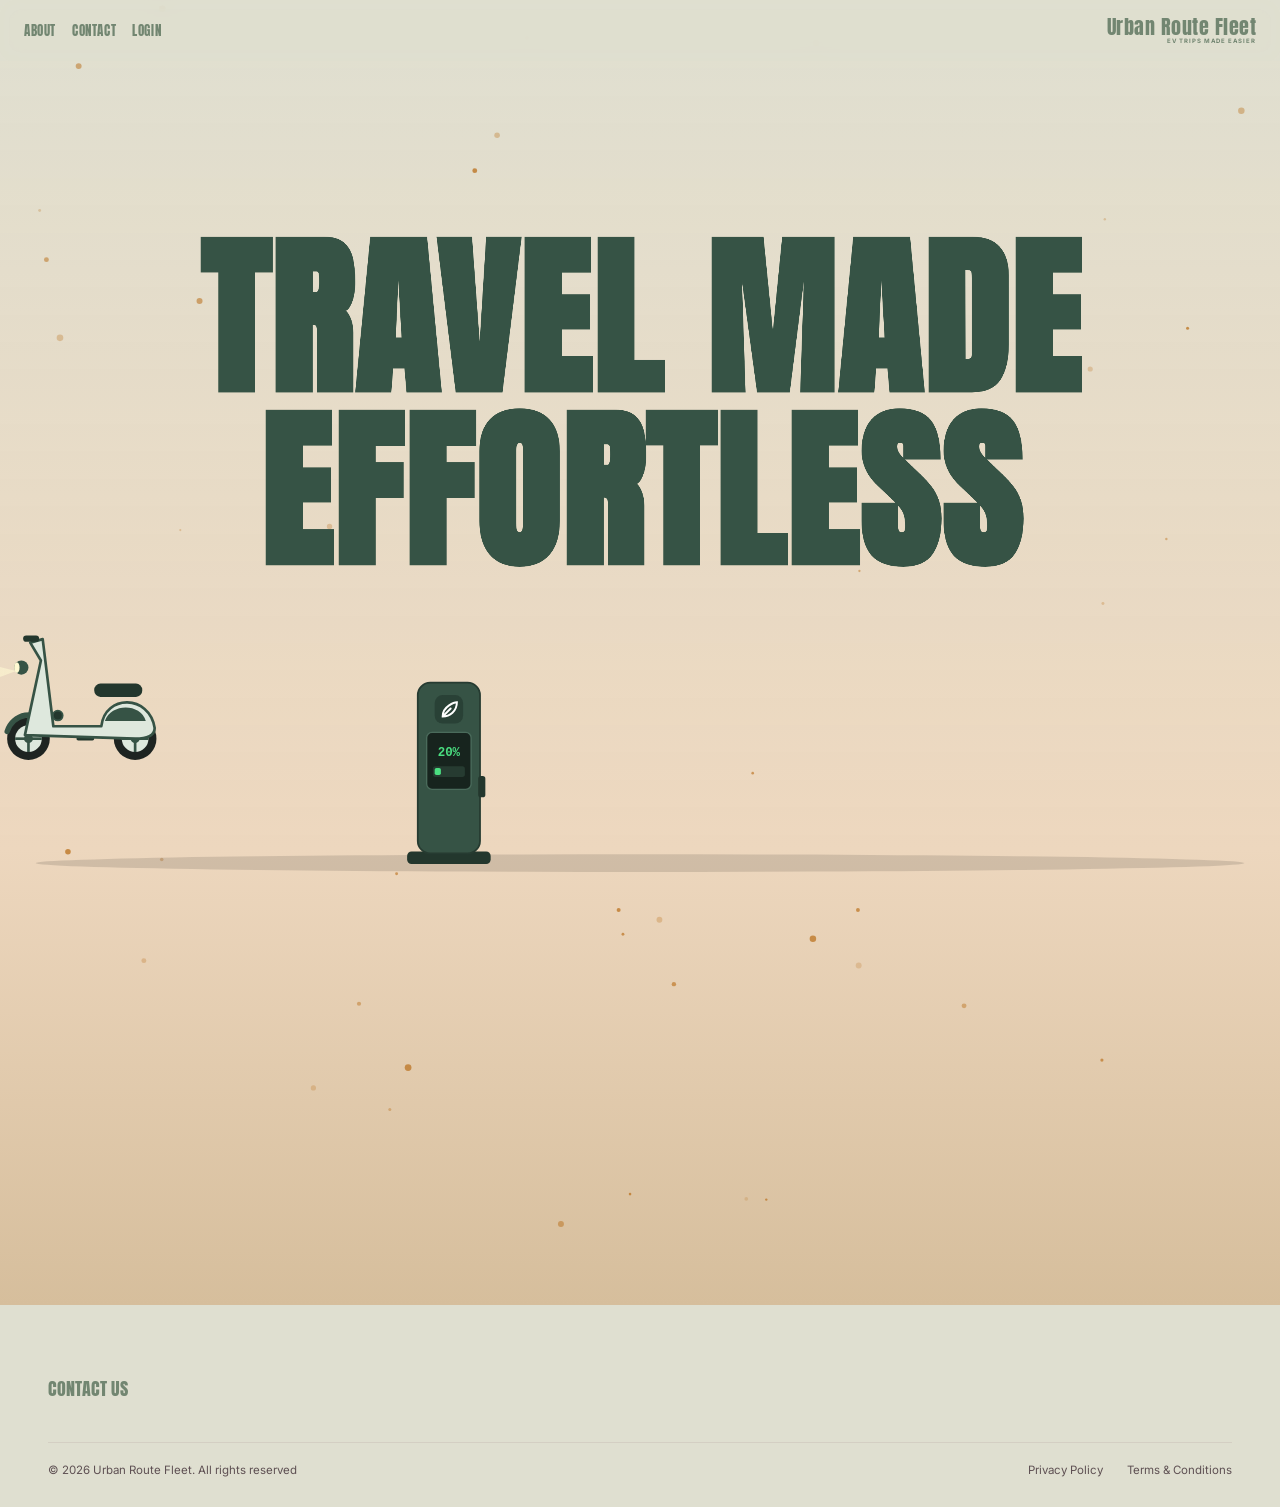
<file: index.html>
<!DOCTYPE html>
<html lang="en">
<head>
  <meta charset="UTF-8">
  <meta name="viewport" content="width=device-width, initial-scale=1.0">
  <title>Urban-Route-Fleet</title>
  <link rel="preconnect" href="https://fonts.googleapis.com">
  <link rel="preconnect" href="https://fonts.gstatic.com" crossorigin>
  <link href="https://fonts.googleapis.com/css2?family=Anton&family=Inter:wght@400;500;600;700&display=swap" rel="stylesheet">
  <link rel="stylesheet" href="about.css">
</head>
<body>

  <!-- PAGE LOADER WITH LIVE PERCENTAGE -->
  <div class="page-loader" id="pageLoader">
    <div class="loader-logo">Urban Route Fleet</div>
    <div class="loader-percent" id="loaderPercent">0%</div>
  </div>

  <!-- NAVIGATION -->
  <header class="navbar" id="navbar">
    <div class="nav-left">
      <a href="#about" class="nav-link">ABOUT</a>
      <a href="#contact-us" class="nav-link">CONTACT</a>
      <a href="login.html" class="nav-link">LOGIN</a>
    </div>

    <div class="logo">
      Urban Route Fleet
      <span>EV TRIPS MADE EASIER</span>
    </div>
  </header>

  <!-- HERO SECTION WITH INTERACTIVE POLLEN CANVAS -->
  <section class="hero observe-me" id="heroSection">
    <canvas id="pollenCanvas"></canvas>

    <h1 class="hero-title velocity-skew zoom-text" id="heroTitle">
      <span class="reveal-mask"><span class="reveal-line delay-1">TRAVEL MADE</span></span>
      <span class="reveal-mask"><span class="reveal-line delay-2">EFFORTLESS</span></span>
    </h1>

    <div class="ev-animation-stage">
      <svg viewBox="0 0 1440 320" class="ev-scene-svg" xmlns="http://www.w3.org/2000/svg">
        <defs>
          <linearGradient id="beamGrad" x1="1" y1="0.5" x2="0" y2="0.5">
            <stop offset="0%" stop-color="#FFF9D2" stop-opacity="0.65" />
            <stop offset="100%" stop-color="#FFF9D2" stop-opacity="0" />
          </linearGradient>
          <filter id="energyGlow" x="-20%" y="-20%" width="140%" height="140%">
            <feGaussianBlur stdDeviation="3.5" result="blur" />
            <feComposite in="SourceGraphic" in2="blur" operator="over" />
          </filter>
        </defs>

        <ellipse cx="720" cy="278" rx="680" ry="10" fill="rgba(0, 0, 0, 0.12)" />

        <!-- CHARGING STATION -->
        <g class="charging-station" transform="translate(470, 75)">
          <rect x="-12" y="190" width="94" height="14" rx="5" fill="#23372D" />
          <rect x="0" y="0" width="70" height="192" rx="14" fill="#365345" stroke="#263B31" stroke-width="2" />
          <rect x="19" y="14" width="32" height="32" rx="9" fill="#294136" />
          <path d="M28 38 C28 26, 42 22, 44 22 C44 32, 36 38, 28 38 Z M28 38 L37 29" stroke="#FFFFFF" stroke-width="2.2" fill="none" stroke-linecap="round" />
          <rect x="10" y="56" width="50" height="64" rx="6" fill="#17241E" stroke="#4A6B5B" stroke-width="1.5" />
          <text id="ev-battery-pct" x="35" y="82" fill="#4ADE80" font-family="monospace" font-size="14" font-weight="bold" text-anchor="middle">20%</text>
          <rect x="17" y="94" width="36" height="12" rx="3" fill="#263B31" />
          <rect class="battery-fill-bar" x="19" y="96" width="7" height="8" rx="2" fill="#4ADE80" />
          <rect x="68" y="105" width="8" height="24" rx="3" fill="#23372D" />
        </g>

        <path class="charging-cable-base" d="M 544 192 C 570 250, 615 250, 645 227" fill="none" stroke="#23372D" stroke-width="5" stroke-linecap="round" />
        <path class="charging-cable-pulse" d="M 544 192 C 570 250, 615 250, 645 227" fill="none" stroke="#4ADE80" stroke-width="4" stroke-linecap="round" stroke-dasharray="8 14" filter="url(#energyGlow)" />

        <g class="scooty-mover">
          <g class="scooty-chassis">
            <polygon class="scooty-beam" points="18,62 -115,28 -115,110" fill="url(#beamGrad)" />
            <line class="scooty-kickstand" x1="88" y1="138" x2="104" y2="138" stroke="#23372D" stroke-width="4" stroke-linecap="round" />
            
            <g transform="translate(152, 138)">
              <g class="scooty-wheel">
                <circle r="24" fill="#1E2421" />
                <circle r="15" fill="#DEE8DD" />
                <line x1="-15" y1="0" x2="15" y2="0" stroke="#365345" stroke-width="3" />
                <line x1="0" y1="-15" x2="0" y2="15" stroke="#365345" stroke-width="3" />
                <circle r="5" fill="#365345" />
              </g>
            </g>

            <g transform="translate(32, 138)">
              <g class="scooty-wheel">
                <circle r="24" fill="#1E2421" />
                <circle r="15" fill="#DEE8DD" />
                <line x1="-15" y1="0" x2="15" y2="0" stroke="#365345" stroke-width="3" />
                <line x1="0" y1="-15" x2="0" y2="15" stroke="#365345" stroke-width="3" />
                <circle r="5" fill="#365345" />
              </g>
            </g>

            <path d="M 8 130 A 26 26 0 0 1 54 122" fill="none" stroke="#365345" stroke-width="6" stroke-linecap="round" />
            <path d="M 28 134 L 46 50 L 34 30 L 48 26 L 60 124 L 114 124 C 118 88, 168 88, 174 126 C 174 136, 164 138, 152 138 Z" fill="#DEE8DD" stroke="#365345" stroke-width="3" stroke-linejoin="round" />
            <path d="M 118 118 C 125 98, 158 98, 164 118 Z" fill="#365345" />
            <rect x="106" y="76" width="54" height="15" rx="7" fill="#23372D" />
            <rect x="26" y="22" width="18" height="7" rx="3.5" fill="#23372D" />
            <circle cx="24" cy="58" r="8" fill="#365345" />
            <ellipse cx="19" cy="58" rx="3" ry="6" fill="#FFF9D2" />
            <circle class="scooty-port" cx="65" cy="112" r="5.5" fill="#23372D" stroke="#365345" stroke-width="2" />
          </g>
        </g>
      </svg>
    </div>
  </section>



  <!-- FOOTER -->
  <footer class="footer observe-me">
    <div class="footer-top">
      <a href="https://mail.google.com/mail/?view=cm&fs=1&to=helpline.urbanroutefleet@gmail.com" target="_blank" rel="noopener noreferrer">CONTACT US</a>
    </div>
    <div class="footer-bottom">
      <div>© 2026 Urban Route Fleet. All rights reserved</div>
      <div class="footer-bottom-links">
        <a href="#">Privacy Policy</a>
        <a href="#">Terms & Conditions</a>
      </div>
    </div>
  </footer>

  <script src="about.js"></script>
</body>
</html>
</file>
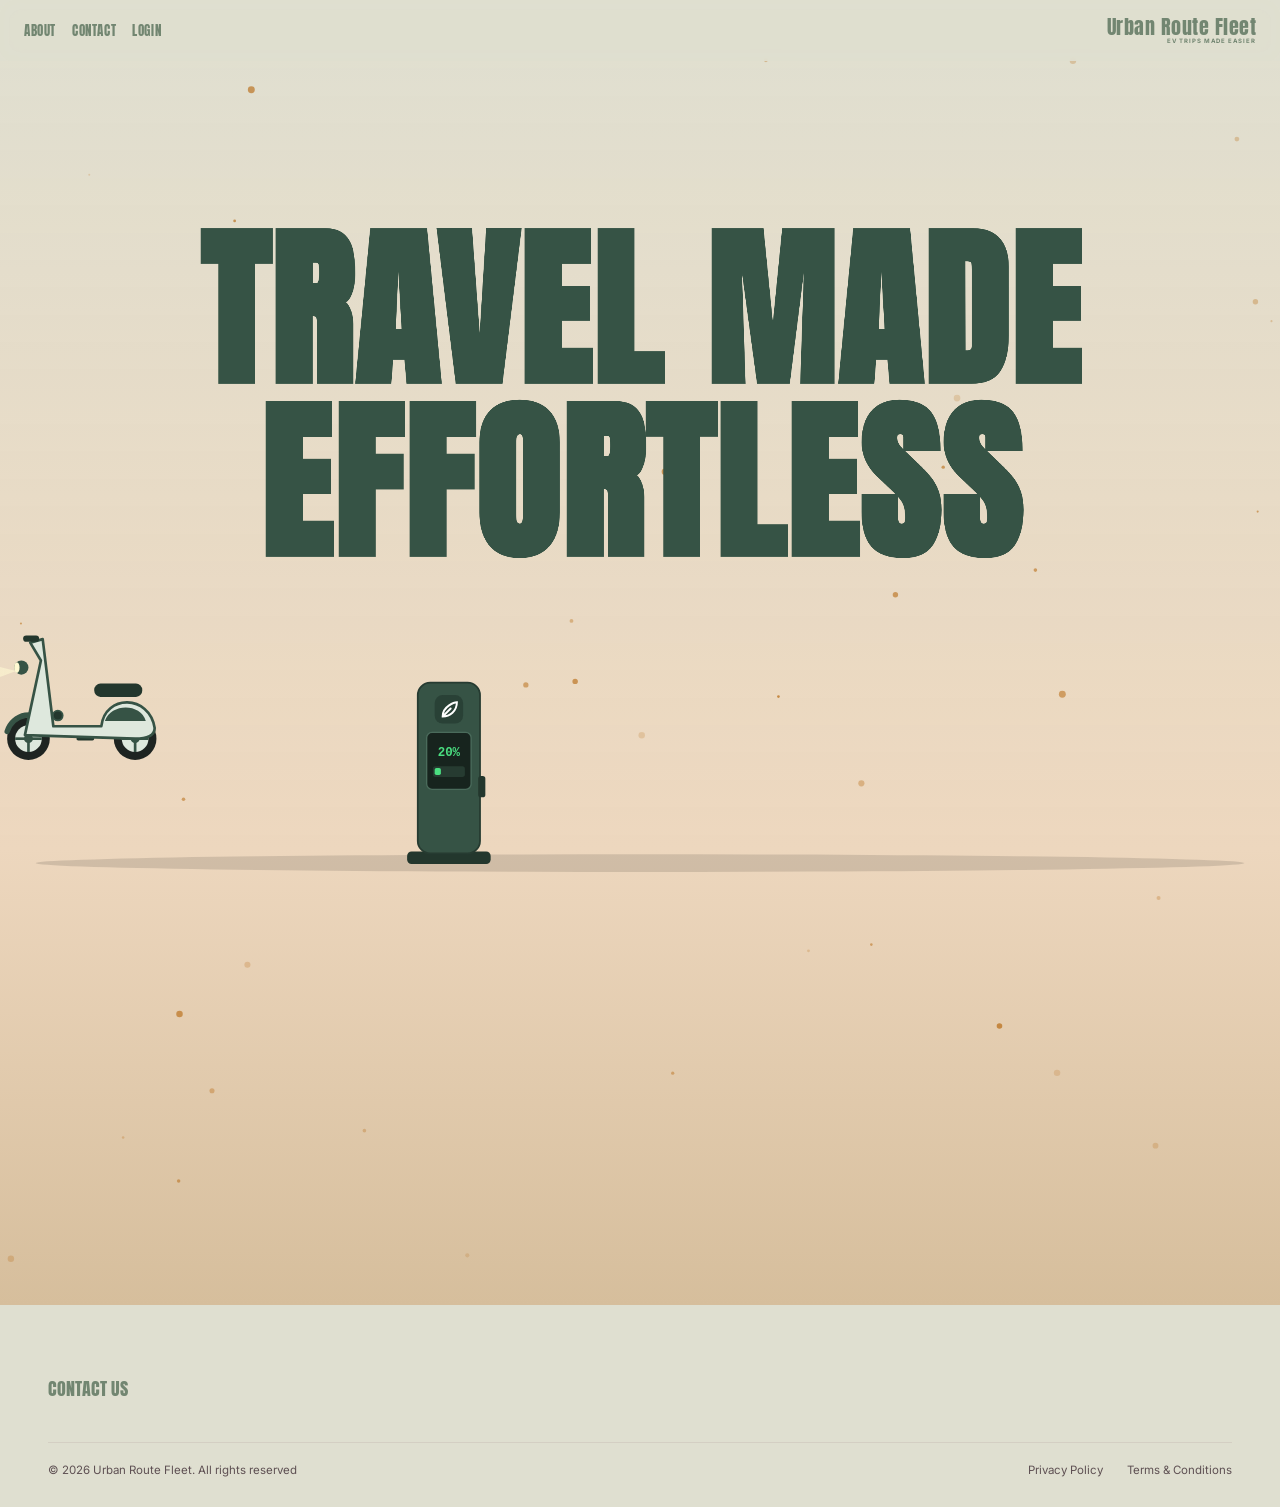
<file: about.html>
<!DOCTYPE html>
<html lang="en">
<head>
  <meta charset="UTF-8">
  <meta name="viewport" content="width=device-width, initial-scale=1.0">
  <title>Urban-Route-Fleet</title>
  <link rel="preconnect" href="https://fonts.googleapis.com">
  <link rel="preconnect" href="https://fonts.gstatic.com" crossorigin>
  <link href="https://fonts.googleapis.com/css2?family=Anton&family=Inter:wght@400;500;600;700&display=swap" rel="stylesheet">
  <link rel="stylesheet" href="about.css">
</head>
<body>

  <!-- PAGE LOADER WITH LIVE PERCENTAGE -->
  <div class="page-loader" id="pageLoader">
    <div class="loader-logo">Urban Route Fleet</div>
    <div class="loader-percent" id="loaderPercent">0%</div>
  </div>

  <!-- NAVIGATION -->
  <header class="navbar" id="navbar">
    <div class="nav-left">
      <a href="#about" class="nav-link">ABOUT</a>
      <a href="#contact-us" class="nav-link">CONTACT</a>
      <a href="login.html" class="nav-link">LOGIN</a>
    </div>

    <div class="logo">
      Urban Route Fleet
      <span>EV TRIPS MADE EASIER</span>
    </div>
  </header>

  <!-- HERO SECTION WITH INTERACTIVE POLLEN CANVAS -->
  <section class="hero observe-me" id="heroSection">
    <canvas id="pollenCanvas"></canvas>

    <h1 class="hero-title velocity-skew zoom-text" id="heroTitle">
      <span class="reveal-mask"><span class="reveal-line delay-1">TRAVEL MADE</span></span>
      <span class="reveal-mask"><span class="reveal-line delay-2">EFFORTLESS</span></span>
    </h1>

    <div class="ev-animation-stage">
      <svg viewBox="0 0 1440 320" class="ev-scene-svg" xmlns="http://www.w3.org/2000/svg">
        <defs>
          <linearGradient id="beamGrad" x1="1" y1="0.5" x2="0" y2="0.5">
            <stop offset="0%" stop-color="#FFF9D2" stop-opacity="0.65" />
            <stop offset="100%" stop-color="#FFF9D2" stop-opacity="0" />
          </linearGradient>
          <filter id="energyGlow" x="-20%" y="-20%" width="140%" height="140%">
            <feGaussianBlur stdDeviation="3.5" result="blur" />
            <feComposite in="SourceGraphic" in2="blur" operator="over" />
          </filter>
        </defs>

        <ellipse cx="720" cy="278" rx="680" ry="10" fill="rgba(0, 0, 0, 0.12)" />

        <!-- CHARGING STATION -->
        <g class="charging-station" transform="translate(470, 75)">
          <rect x="-12" y="190" width="94" height="14" rx="5" fill="#23372D" />
          <rect x="0" y="0" width="70" height="192" rx="14" fill="#365345" stroke="#263B31" stroke-width="2" />
          <rect x="19" y="14" width="32" height="32" rx="9" fill="#294136" />
          <path d="M28 38 C28 26, 42 22, 44 22 C44 32, 36 38, 28 38 Z M28 38 L37 29" stroke="#FFFFFF" stroke-width="2.2" fill="none" stroke-linecap="round" />
          <rect x="10" y="56" width="50" height="64" rx="6" fill="#17241E" stroke="#4A6B5B" stroke-width="1.5" />
          <text id="ev-battery-pct" x="35" y="82" fill="#4ADE80" font-family="monospace" font-size="14" font-weight="bold" text-anchor="middle">20%</text>
          <rect x="17" y="94" width="36" height="12" rx="3" fill="#263B31" />
          <rect class="battery-fill-bar" x="19" y="96" width="7" height="8" rx="2" fill="#4ADE80" />
          <rect x="68" y="105" width="8" height="24" rx="3" fill="#23372D" />
        </g>

        <path class="charging-cable-base" d="M 544 192 C 570 250, 615 250, 645 227" fill="none" stroke="#23372D" stroke-width="5" stroke-linecap="round" />
        <path class="charging-cable-pulse" d="M 544 192 C 570 250, 615 250, 645 227" fill="none" stroke="#4ADE80" stroke-width="4" stroke-linecap="round" stroke-dasharray="8 14" filter="url(#energyGlow)" />

        <g class="scooty-mover">
          <g class="scooty-chassis">
            <polygon class="scooty-beam" points="18,62 -115,28 -115,110" fill="url(#beamGrad)" />
            <line class="scooty-kickstand" x1="88" y1="138" x2="104" y2="138" stroke="#23372D" stroke-width="4" stroke-linecap="round" />
            
            <g transform="translate(152, 138)">
              <g class="scooty-wheel">
                <circle r="24" fill="#1E2421" />
                <circle r="15" fill="#DEE8DD" />
                <line x1="-15" y1="0" x2="15" y2="0" stroke="#365345" stroke-width="3" />
                <line x1="0" y1="-15" x2="0" y2="15" stroke="#365345" stroke-width="3" />
                <circle r="5" fill="#365345" />
              </g>
            </g>

            <g transform="translate(32, 138)">
              <g class="scooty-wheel">
                <circle r="24" fill="#1E2421" />
                <circle r="15" fill="#DEE8DD" />
                <line x1="-15" y1="0" x2="15" y2="0" stroke="#365345" stroke-width="3" />
                <line x1="0" y1="-15" x2="0" y2="15" stroke="#365345" stroke-width="3" />
                <circle r="5" fill="#365345" />
              </g>
            </g>

            <path d="M 8 130 A 26 26 0 0 1 54 122" fill="none" stroke="#365345" stroke-width="6" stroke-linecap="round" />
            <path d="M 28 134 L 46 50 L 34 30 L 48 26 L 60 124 L 114 124 C 118 88, 168 88, 174 126 C 174 136, 164 138, 152 138 Z" fill="#DEE8DD" stroke="#365345" stroke-width="3" stroke-linejoin="round" />
            <path d="M 118 118 C 125 98, 158 98, 164 118 Z" fill="#365345" />
            <rect x="106" y="76" width="54" height="15" rx="7" fill="#23372D" />
            <rect x="26" y="22" width="18" height="7" rx="3.5" fill="#23372D" />
            <circle cx="24" cy="58" r="8" fill="#365345" />
            <ellipse cx="19" cy="58" rx="3" ry="6" fill="#FFF9D2" />
            <circle class="scooty-port" cx="65" cy="112" r="5.5" fill="#23372D" stroke="#365345" stroke-width="2" />
          </g>
        </g>
      </svg>
    </div>
  </section>


  <!-- FOOTER -->
  <footer class="footer observe-me">
    <div class="footer-top">
      <a href="mailto:helpline@urbanroutefleet.com">CONTACT US</a>
    </div>
    <div class="footer-bottom">
      <div>© 2026 Urban Route Fleet. All rights reserved</div>
      <div class="footer-bottom-links">
        <a href="#">Privacy Policy</a>
        <a href="#">Terms & Conditions</a>
      </div>
    </div>
  </footer>

  <script src="about.js"></script>
</body>
</html>
</file>
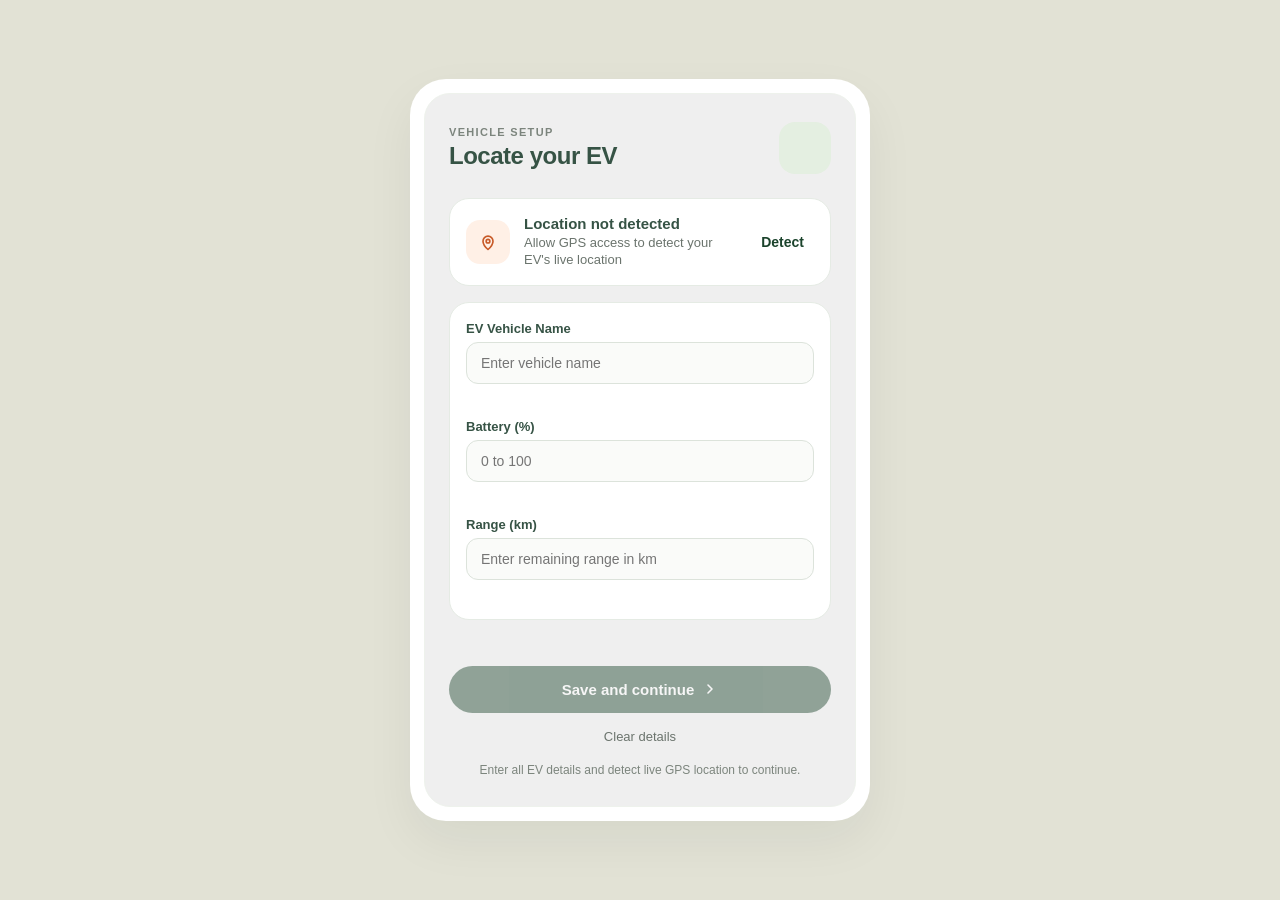
<file: ev_data.html>
<!DOCTYPE html>
<html lang="en">
<head>
  <meta charset="UTF-8" />
  <meta name="viewport" content="width=device-width, initial-scale=1.0" />
  <title>Locate your EV</title>
  <link rel="stylesheet" href="ev_data.css" />
</head>
<body>
  <main class="outer-card">
    <section class="inner-card">
      <header class="card-header">
        <div>
          <p class="eyebrow">VEHICLE SETUP</p>
          <h1 class="title">Locate your EV</h1>
        </div>
        <div class="car-badge" aria-hidden="true">
        </div>
      </header>

      <form id="evSetupForm" novalidate>
        <!-- Card 1: Real GPS Location -->
        <div class="status-card" id="locationCard">
          <div class="status-left">
            <div class="icon-box icon-peach" id="locationIconBox" aria-hidden="true">
              <svg width="20" height="20" viewBox="0 0 24 24" fill="none" stroke="currentColor" stroke-width="2" stroke-linecap="round" stroke-linejoin="round">
                <path d="M12 21s-6-5.33-6-10a6 6 0 1 1 12 0c0 4.67-6 10-6 10Z" />
                <circle cx="12" cy="11" r="2.2" />
              </svg>
            </div>
            <div class="status-text">
              <h2 id="locationTitle">Location not detected</h2>
              <p id="locationSubtitle">Allow GPS access to detect your EV's live location</p>
            </div>
          </div>
          <button type="button" class="action-link" id="detectLocationBtn">Detect</button>
        </div>

        <!-- Card 2: EV Details Form -->
        <div class="form-card">
          <div class="field-group">
            <label for="evName">EV Vehicle Name</label>
            <input
              type="text"
              id="evName"
              name="evName"
              placeholder="Enter vehicle name"
              autocomplete="off"
              required
            />
            <small class="field-error" id="evNameError"></small>
          </div>

          <div class="field-group">
            <label for="evBattery">Battery (%)</label>
            <input
              type="number"
              id="evBattery"
              name="evBattery"
              placeholder="0 to 100"
              min="0"
              max="100"
              step="1"
              required
            />
            <small class="field-error" id="evBatteryError"></small>
          </div>

          <div class="field-group">
            <label for="evRange">Range (km)</label>
            <input
              type="number"
              id="evRange"
              name="evRange"
              placeholder="Enter remaining range in km"
              min="0"
              step="1"
              required
            />
            <small class="field-error" id="evRangeError"></small>
          </div>
        </div>

        <p class="form-status" id="formStatus" role="status" aria-live="polite"></p>

        <button type="submit" class="primary-btn" id="saveBtn" disabled>
          <span>Save and continue</span>
          <svg width="16" height="16" viewBox="0 0 24 24" fill="none" stroke="currentColor" stroke-width="2.4" stroke-linecap="round" stroke-linejoin="round" aria-hidden="true">
            <path d="m9 18 6-6-6-6" />
          </svg>
        </button>

        <div class="secondary-actions">
          <button type="button" class="clear-btn" id="clearBtn">Clear details</button>
        </div>
      </form>

      <p class="footer-note">Enter all EV details and detect live GPS location to continue.</p>
    </section>
  </main>

  <script src="ev_data.js"></script>
</body>
</html>
</file>
<file: about.css>
/* Apply the fade-in animation to the body when the page loads */
body {
  opacity: 1;
  animation: fadeIn 0.5s ease-in-out forwards;
}

/* The class JavaScript will add right before moving to the next page */
body.fade-out {
  animation: fadeOut 0.5s ease-in-out forwards;
}

@keyframes fadeIn {
  from { opacity: 0; }
  to { opacity: 1; }
}

@keyframes fadeOut {
  from { opacity: 1; }
  to { opacity: 0; }
}

:root {
  --cream: rgba(223, 223, 208, 0.88);
  --green: rgb(54, 83, 69);
  --red: rgb(157, 182, 155);
  --burgundy: rgb(40, 20, 30);
  --font-display: 'Anton', Impact, sans-serif;
  --font-sans: 'Inter', -apple-system, BlinkMacSystemFont, sans-serif;
  --ease-out-expo: cubic-bezier(0.16, 1, 0.3, 1);
}
 
* {
  margin: 0;
  padding: 0;
  box-sizing: border-box;
}

body {
  background-color: var(--cream);
  color: var(--burgundy);
  font-family: var(--font-sans);
  overflow-x: hidden;
  -webkit-font-smoothing: antialiased;
}

/* ==================== PAGE LOADER WITH COUNTER ==================== */
.page-loader {
  position: fixed;
  inset: 0;
  background: var(--green);
  z-index: 11000;
  display: flex;
  flex-direction: column;
  align-items: center;
  justify-content: center;
  transition: clip-path 1.15s var(--ease-out-expo);
  clip-path: polygon(0 0, 100% 0, 100% 100%, 0 100%);
}

.page-loader.loaded {
  clip-path: polygon(0 0, 100% 0, 100% 0, 0 0);
}

.loader-logo {
  font-family: var(--font-display);
  font-size: clamp(44px, 8vw, 88px);
  color: var(--cream);
  letter-spacing: 2px;
  line-height: 1;
}

.loader-percent {
  font-family: var(--font-display);
  font-size: 20px;
  color: var(--red);
  margin-top: 12px;
  letter-spacing: 2px;
}

/* ==================== SPLIT LINE REVEAL SYSTEM ==================== */
.reveal-mask {
  overflow: hidden;
  display: block;
}

.reveal-line {
  display: block;
  transform: translateY(115%) rotate(2.5deg);
  opacity: 0;
  transition: transform 1.05s var(--ease-out-expo), opacity 0.8s ease;
  will-change: transform;
}

.in-view .reveal-line {
  transform: translateY(0%) rotate(0deg);
  opacity: 1;
}

.delay-1 { transition-delay: 0.08s; }
.delay-2 { transition-delay: 0.16s; }
.delay-3 { transition-delay: 0.24s; }


/* ==================== NAVBAR ==================== */
.navbar {
  position: fixed;
  top: 0;
  left: 0;
  width: 100%;
  padding: 18px 24px;
  display: flex;
  justify-content: space-between;
  align-items: center;
  z-index: 100;
  background: rgba(223, 223, 208, 0.9);
  backdrop-filter: blur(10px);
  transition: transform 0.45s var(--ease-out-expo), background 0.3s ease, padding 0.3s ease;
}

.navbar.nav-hidden { transform: translateY(-100%); }
.navbar.nav-scrolled {
  background: rgba(243, 243, 237, 0.95);
  padding: 12px 24px;
  box-shadow: 0 4px 20px rgba(74, 0, 31, 0.06);
}

.nav-left {
  display: flex;
  align-items: center;
  gap: 16px;
}

.nav-link {
  font-family: var(--font-display);
  color: rgb(114, 134, 113);
  font-size: 13px;
  letter-spacing: 0.6px;
  text-decoration: none;
  text-transform: uppercase;
  position: relative;
}

.logo {
  font-family: var(--font-display);
  font-size: 20px;
  letter-spacing: 0.5px;
  color: rgb(114, 134, 113);
  text-decoration: none;
  display: flex;
  flex-direction: column;
  align-items: flex-end;
  line-height: 0.9;
  text-align: right;
}

.logo span {
  font-family: var(--font-sans);
  font-size: 6px;
  letter-spacing: 1px;
  font-weight: 700;
  margin-top: 2px;
}

/* Responsive Media Query for Mobile Screens */
@media (max-width: 768px) {
  .navbar {
    padding: 12px 16px;
  }
  
  .nav-left {
    gap: 10px;
  }

  .nav-link {
    font-size: 11px;
  }

  .logo {
    font-size: 15px;
  }
  
  .logo span {
    font-size: 5px;
  }
}
/* ==================== HERO SECTION + POLLEN CANVAS ==================== */
.hero {
  position: relative;
  min-height: 145vh;
  padding-top: 130px;
  display: flex;
  flex-direction: column;
  align-items: center;
  text-align: center;
  background: linear-gradient(180deg, var(--cream) 0%, #edd7be 65%, #d6be9c 100%);
  overflow: hidden;
  perspective: 1000px;
}

#pollenCanvas {
  position: absolute;
  inset: 0;
  width: 100%;
  height: 100%;
  pointer-events: none;
  z-index: 1;
}

.hero-title {
  font-family: var(--font-display);
  font-size: clamp(72px, 13.5vw, 205px);
  line-height: 1;
  text-transform: uppercase;
  color: var(--burgundy);
  letter-spacing: 0px;
  margin: 70px;
  z-index: 2;
  will-change: transform;
}

.zoom-text {
  color: rgb(54, 83, 69);
  font-weight: bold;
  text-transform: uppercase;
  letter-spacing: 2px;
  animation: zoomOutIn 3s ease-in-out;
}

@keyframes zoomOutIn {
  0% { transform: scale(3); opacity: 0; filter: blur(10px); }
  30% { opacity: 1; filter: blur(0px); }
  85%, 100% { transform: scale(1); }
}

/* ==================== EV ANIMATION STAGE ==================== */
.ev-animation-stage {
  width: 100vw;
  max-width: 100vw;
  margin-left: calc(50% - 50vw);
  overflow: hidden;
  display: flex;
  justify-content: center;
  align-items: center;
  z-index: 3;
}

.ev-scene-svg {
  width: 100%;
  height: auto;
  display: block;
}

.scooty-mover {
  animation: scootyTravel 10s cubic-bezier(0.4, 0, 0.2, 1) infinite;
}

.scooty-chassis {
  animation: chassisBounce 10s ease-in-out infinite;
}

.scooty-wheel {
  transform-origin: 0px 0px;
  animation: wheelSpin 10s cubic-bezier(0.4, 0, 0.2, 1) infinite;
}

.scooty-kickstand {
  animation: kickstandDrop 10s ease-in-out infinite;
}

.charging-cable-base {
  stroke-dasharray: 180;
  stroke-dashoffset: 180;
  animation: cableConnect 10s ease-in-out infinite;
}

.charging-cable-pulse {
  opacity: 0;
  animation: pulseVisibility 10s ease-in-out infinite, energyFlow 0.55s linear infinite;
}

.scooty-port {
  animation: portGlow 10s ease-in-out infinite;
}

.battery-fill-bar {
  animation: batteryChargeFill 10s ease-in-out infinite;
}

.scooty-beam {
  animation: headlightToggle 10s ease-in-out infinite;
}

@keyframes scootyTravel {
  0% { transform: translate(1600px, 115px); }
  25%, 75% { transform: translate(580px, 115px); }
  100% { transform: translate(-350px, 115px); }
}

@keyframes wheelSpin {
  0% { transform: rotate(0deg); }
  25%, 75% { transform: rotate(-1800deg); }
  100% { transform: rotate(-3600deg); }
}

@keyframes chassisBounce {
  0%, 10%, 20% { transform: translateY(0); }
  5%, 15% { transform: translateY(-3px); }
  25%, 75% { transform: translateY(0); }
  85%, 95% { transform: translateY(-3px); }
  100% { transform: translateY(0); }
}

@keyframes kickstandDrop {
  0%, 24%, 74%, 100% { transform: rotate(0deg); transform-origin: 88px 138px; }
  27%, 71% { transform: rotate(45deg); transform-origin: 88px 138px; }
}

@keyframes cableConnect {
  0%, 25%, 73%, 100% { stroke-dashoffset: 180; opacity: 0; }
  30%, 68% { stroke-dashoffset: 0; opacity: 1; }
}

@keyframes pulseVisibility {
  0%, 29%, 69%, 100% { opacity: 0; }
  32%, 66% { opacity: 1; }
}

@keyframes energyFlow {
  to { stroke-dashoffset: -22; }
}

@keyframes portGlow {
  0%, 29%, 70%, 100% { fill: #23372D; filter: none; }
  33%, 66% { fill: #4ADE80; filter: drop-shadow(0 0 6px #4ADE80); }
}

@keyframes batteryChargeFill {
  0%, 28% { width: 7px; fill: #FBBF24; }
  65%, 82% { width: 32px; fill: #4ADE80; }
  90%, 100% { width: 7px; fill: #4ADE80; }
}

@keyframes headlightToggle {
  0%, 24% { opacity: 1; }
  28%, 70% { opacity: 0.15; }
  75%, 100% { opacity: 1; }
}

/* ==================== FOOTER ==================== */
.footer {
  background-color: var(--cream);
  color: var(--burgundy);
  padding: 70px 48px 30px;
  position: relative;
  overflow: hidden;
}

.footer-top {
  display: flex;
  justify-content: space-between;
  align-items: flex-start;
  flex-wrap: wrap;
  gap: 40px;
  margin-bottom: 40px;
  position: relative;
  z-index: 3;
}

.footer-top a {
  font-family: var(--font-display);
  color:rgb(114, 134, 113);
  text-decoration: none;
  font-size: 18px;
}

.footer-bottom {
  display: flex;
  justify-content: space-between;
  align-items: center;
  font-size: 11.5px;
  opacity: 0.7;
  padding-top: 20px;
  border-top: 1px solid rgba(74, 0, 31, 0.1);
}

.footer-bottom-links { display: flex; gap: 24px; }
.footer-bottom-links a { color: var(--burgundy); text-decoration: none; }
</file>
<file: ev_data.css>
* {
  box-sizing: border-box;
  margin: 0;
  padding: 0;
}

body {
  font-family: -apple-system, BlinkMacSystemFont, "Segoe UI", Roboto, Helvetica, Arial, sans-serif;
  background-color: rgba(223, 223, 208, 0.88);
  color: #18221b;
  min-height: 100vh;
  display: flex;
  align-items: center;
  justify-content: center;
  padding: 24px 16px;
}

.outer-card {
  width: 100%;
  max-width: 460px;
  background-color: #ffffff;
  border-radius: 36px;
  padding: 14px;
  box-shadow: 0 20px 50px rgba(24, 34, 27, 0.06);
}

.inner-card {
  background-color: rgb(239, 239, 239);
  border-radius: 26px;
  padding: 28px 24px;
  border: 1px solid #eef2ec;
}

.card-header {
  display: flex;
  align-items: center;
  justify-content: space-between;
  margin-bottom: 24px;
}

.eyebrow {
  font-size: 11px;
  font-weight: 700;
  letter-spacing: 0.12em;
  color: #7c857d;
  margin-bottom: 4px;
}

.title {
  font-size: 24px;
  font-weight: 700;
  color: rgb(54, 83, 69);
  letter-spacing: -0.02em;
}

.car-badge {
  width: 52px;
  height: 52px;
  border-radius: 16px;
  background-color: #e4efe1;
  color: #1b432c;
  display: flex;
  align-items: center;
  justify-content: center;
  flex-shrink: 0;
}

/* Location Status Card */
.status-card {
  background-color: #ffffff;
  border: 1px solid #e5ebe4;
  border-radius: 20px;
  padding: 16px;
  display: flex;
  align-items: center;
  justify-content: space-between;
  gap: 12px;
  margin-bottom: 16px;
  transition: border-color 0.2s ease, background-color 0.2s ease;
}

.status-card.error {
  border-color: #d93025;
  background-color: #fffafa;
}

.status-card.detected {
  border-color: #c5dec0;
}

.status-left {
  display: flex;
  align-items: center;
  gap: 14px;
  min-width: 0;
}

.icon-box {
  width: 44px;
  height: 44px;
  border-radius: 14px;
  display: flex;
  align-items: center;
  justify-content: center;
  flex-shrink: 0;
  transition: background-color 0.2s ease, color 0.2s ease;
}

.icon-peach {
  background-color: #fff0e6;
  color: #c85a28;
}

.icon-green {
  background-color: #e4efe1;
  color: #1b432c;
}

.status-text {
  min-width: 0;
}

.status-text h2 {
  font-size: 15px;
  font-weight: 600;
  color: #18221b;
  margin-bottom: 2px;
}

.status-text p {
  font-size: 13px;
  color: #6b746d;
  line-height: 1.35;
  word-break: break-word;
}

.status-card.error .status-text p {
  color: #c5221f;
}

.action-link {
  background: none;
  border: none;
  font-family: inherit;
  font-size: 14px;
  font-weight: 600;
  color: #1b432c;
  cursor: pointer;
  padding: 6px 10px;
  border-radius: 10px;
  flex-shrink: 0;
  transition: background-color 0.15s ease;
}

.action-link:hover:not(:disabled) {
  background-color: #edf4eb;
}

.action-link:disabled {
  color: #8c968e;
  cursor: not-allowed;
}

/* EV Details Card */
.form-card {
  background-color: #ffffff;
  border: 1px solid #e5ebe4;
  border-radius: 20px;
  padding: 18px 16px;
  display: flex;
  flex-direction: column;
  gap: 14px;
  margin-bottom: 16px;
}

.field-group {
  display: flex;
  flex-direction: column;
  gap: 6px;
}

.field-group label {
  font-size: 13px;
  font-weight: 600;
  color: rgb(54, 83, 69);
}

.field-group input {
  width: 100%;
  padding: 12px 14px;
  font-family: inherit;
  font-size: 14px;
  color: #18221b;
  background-color: #fafbf9;
  border: 1px solid #dce3db;
  border-radius: 12px;
  outline: none;
  transition: border-color 0.15s ease, background-color 0.15s ease;
}

.field-group input:focus {
  border-color: #1b432c;
  background-color: #ffffff;
}

.field-group input.invalid {
  border-color: #d93025;
  background-color: #fffafa;
}

.field-error {
  font-size: 12px;
  color: #c5221f;
  min-height: 15px;
}

/* Form Status Message */
.form-status {
  font-size: 13px;
  font-weight: 500;
  text-align: center;
  min-height: 18px;
  margin-bottom: 12px;
}

.form-status.error {
  color: #c5221f;
}

.form-status.success {
  color: #1b432c;
}

/* Primary Pill Button */
.primary-btn {
  width: 100%;
  padding: 15px 20px;
  border: none;
  border-radius: 999px;
  background-color: #1b432c;
  color: #ffffff;
  font-family: inherit;
  font-size: 15px;
  font-weight: 600;
  display: flex;
  align-items: center;
  justify-content: center;
  gap: 8px;
  cursor: pointer;
  transition: background-color 0.2s ease, opacity 0.2s ease;
}

.primary-btn:hover:not(:disabled) {
  background-color: #143321;
}

.primary-btn:disabled {
  opacity: 0.45;
  cursor: not-allowed;
}

/* Secondary Actions & Footer */
.secondary-actions {
  display: flex;
  justify-content: center;
  margin-top: 12px;
}

.clear-btn {
  background: none;
  border: none;
  font-family: inherit;
  font-size: 13px;
  font-weight: 500;
  color: #6b746d;
  cursor: pointer;
  padding: 4px 8px;
  border-radius: 8px;
  transition: color 0.15s ease, background-color 0.15s ease;
}

.clear-btn:hover {
  color: #18221b;
  background-color: #eef2ec;
}

.footer-note {
  margin-top: 14px;
  text-align: center;
  font-size: 12px;
  color: #7c857d;
  line-height: 1.4;
}

        /* Apply the fade-in animation to the body when the page loads */
body {
  opacity: 1;
  animation: fadeIn 0.5s ease-in-out forwards;
}

/* The class JavaScript will add right before moving to the next page */
body.fade-out {
  animation: fadeOut 0.5s ease-in-out forwards;
}

@keyframes fadeIn {
  from { opacity: 0; }
  to { opacity: 1; }
}

@keyframes fadeOut {
  from { opacity: 1; }
  to { opacity: 0; }
}

#locationTitle{
    color:rgb(54, 83, 69);
}
</file>
